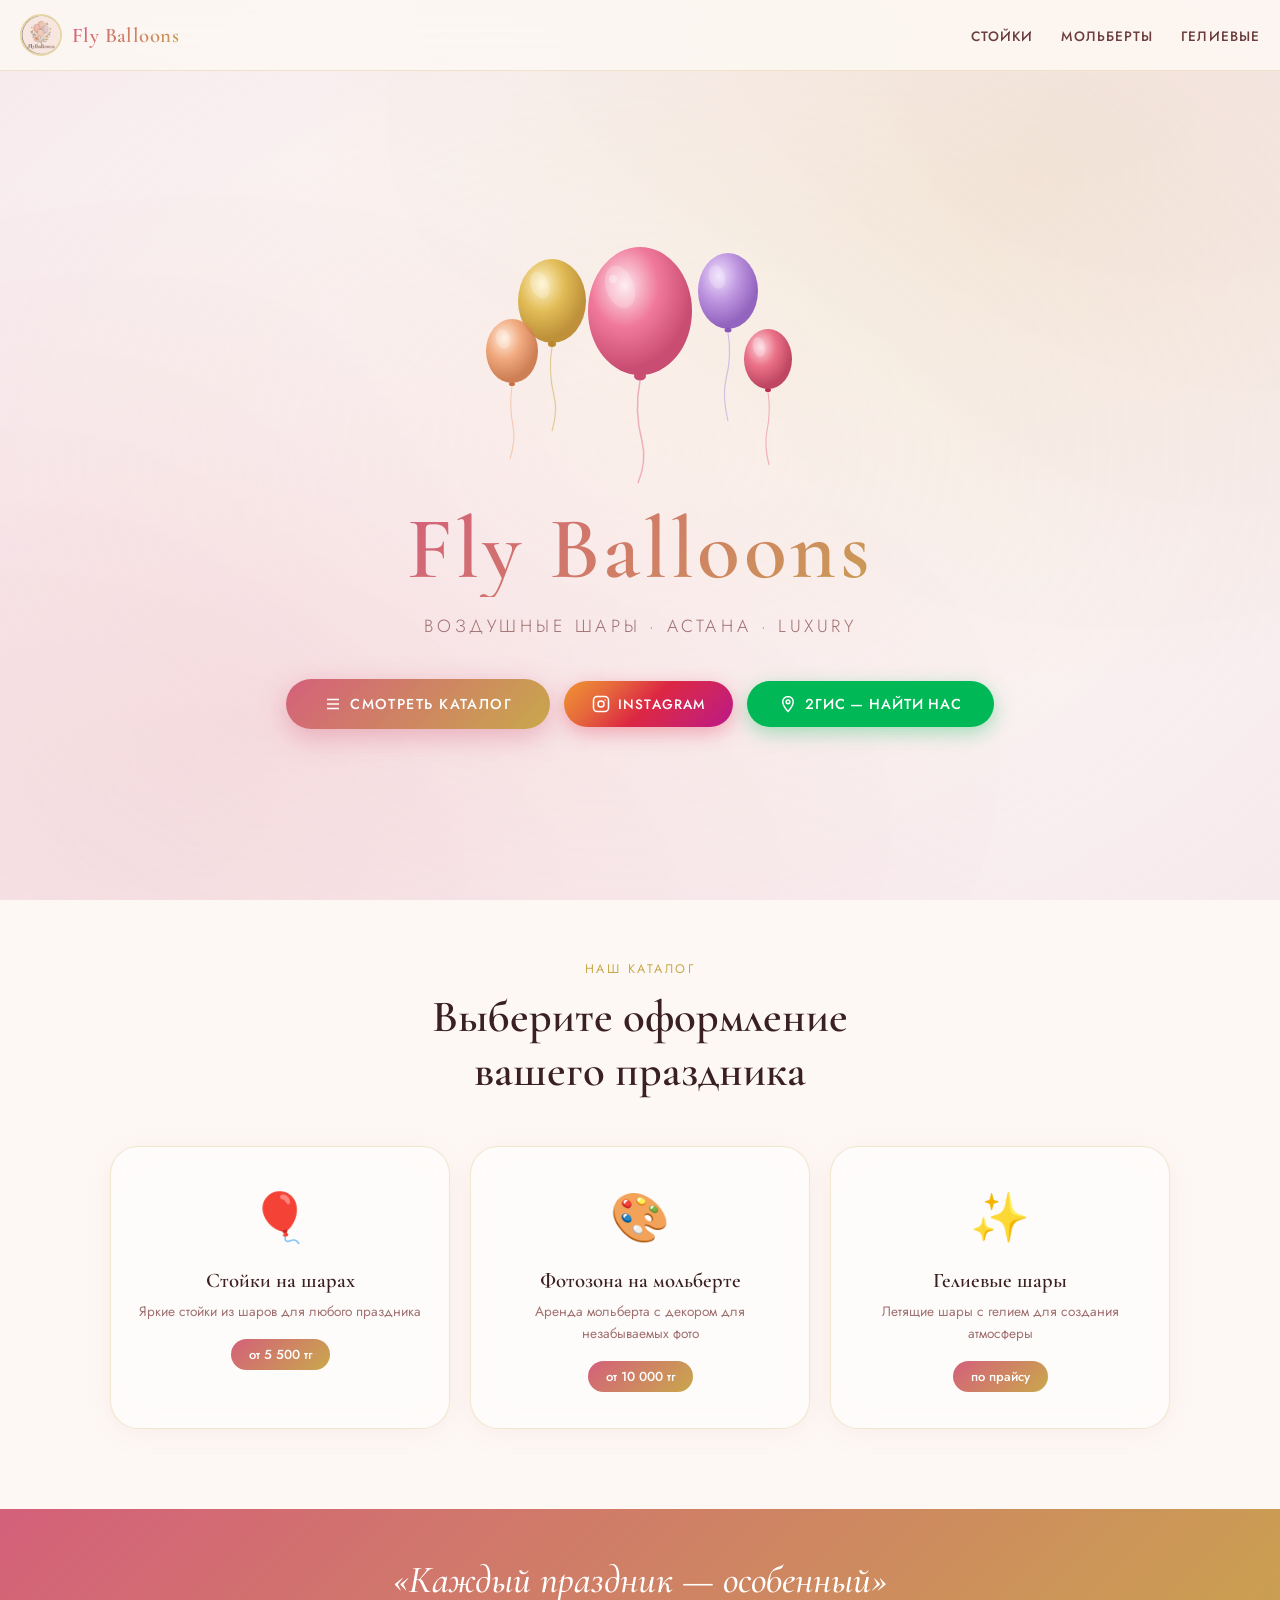
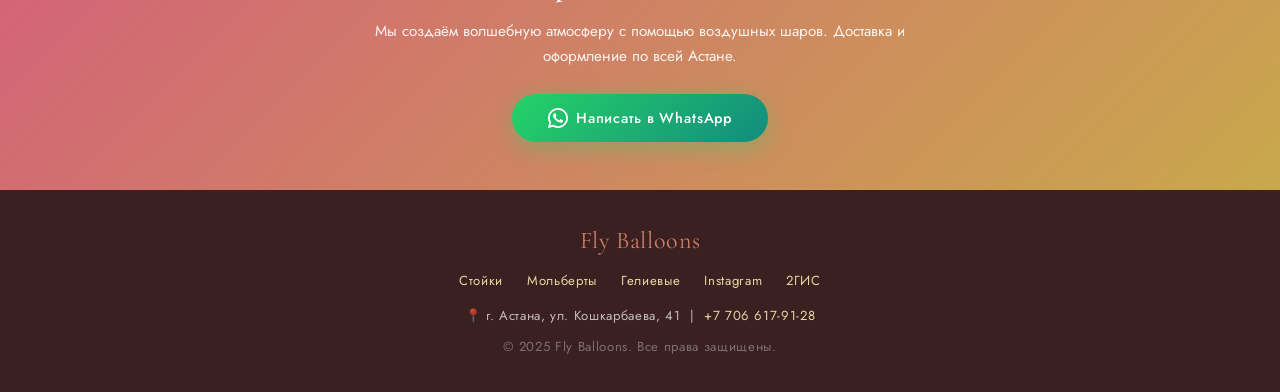
<file: index.html>
<!DOCTYPE html>
<html lang="ru">
<head>
  <meta charset="UTF-8" />
  <meta name="viewport" content="width=device-width, initial-scale=1.0" />
  <title>Fly Balloons — Воздушные шары Астана</title>
  <meta name="description" content="Премиальные воздушные шары в Астане. Стойки, фотозоны, гелиевые шары." />
  <link rel="stylesheet" href="styles.css" />
  <style>
    /* Parallax hero bg */
    .hero::before {
      content: '';
      position: absolute;
      inset: 0;
      background: 
        radial-gradient(ellipse at 20% 80%, rgba(232,160,176,0.25) 0%, transparent 55%),
        radial-gradient(ellipse at 80% 20%, rgba(201,168,76,0.15) 0%, transparent 50%),
        radial-gradient(ellipse at 50% 50%, rgba(253,248,244,1) 0%, rgba(245,230,235,0.8) 100%);
      z-index: -1;
    }
  </style>
</head>
<body>

<!-- Background decoration -->
<div class="bg-decor"></div>

<!-- ===== NAVBAR ===== -->
<nav>
  <a href="index.html" class="nav-logo">
    <img src="logo.jpg" alt="Fly Balloons логотип" />
    <span class="nav-logo-text gradient-text">Fly Balloons</span>
  </a>
  <ul class="nav-links">
    <li><a href="stoyki.html">Стойки</a></li>
    <li><a href="molbert.html">Мольберты</a></li>
    <li><a href="gel.html">Гелиевые</a></li>
  </ul>
  <button class="burger" id="burger" aria-label="Меню">
    <span></span><span></span><span></span>
  </button>
</nav>

<!-- Mobile menu -->
<div class="mobile-menu" id="mobileMenu">
  <a href="index.html">Главная</a>
  <a href="stoyki.html">Стойки на шарах</a>
  <a href="molbert.html">Фотозона на мольберте</a>
  <a href="gel.html">Гелиевые шары</a>
  <a href="https://www.instagram.com/flyballoons_astana?igsh=MWNscHQ0MnloODJ1OQ==" target="_blank">Instagram</a>
</div>

<!-- ===== HERO ===== -->
<section class="hero">

  <!-- SVG Balloon Cluster -->
  <div class="balloons-container">
    <svg class="balloon-svg" viewBox="0 0 320 280" xmlns="http://www.w3.org/2000/svg">
      <defs>
        <!-- Pink balloon gradient -->
        <radialGradient id="gPink" cx="35%" cy="30%" r="65%">
          <stop offset="0%" stop-color="#fde8ef"/>
          <stop offset="50%" stop-color="#f0799a"/>
          <stop offset="100%" stop-color="#c94d72"/>
        </radialGradient>
        <!-- Gold balloon gradient -->
        <radialGradient id="gGold" cx="35%" cy="30%" r="65%">
          <stop offset="0%" stop-color="#fff5cc"/>
          <stop offset="50%" stop-color="#e0b84a"/>
          <stop offset="100%" stop-color="#b8882a"/>
        </radialGradient>
        <!-- Lavender balloon gradient -->
        <radialGradient id="gLav" cx="35%" cy="30%" r="65%">
          <stop offset="0%" stop-color="#eedeff"/>
          <stop offset="50%" stop-color="#b98de0"/>
          <stop offset="100%" stop-color="#8855bb"/>
        </radialGradient>
        <!-- Peach balloon gradient -->
        <radialGradient id="gPeach" cx="35%" cy="30%" r="65%">
          <stop offset="0%" stop-color="#ffeedd"/>
          <stop offset="50%" stop-color="#f0a070"/>
          <stop offset="100%" stop-color="#c87040"/>
        </radialGradient>
        <!-- Rose balloon gradient -->
        <radialGradient id="gRose" cx="35%" cy="30%" r="65%">
          <stop offset="0%" stop-color="#ffd6e0"/>
          <stop offset="50%" stop-color="#e8607a"/>
          <stop offset="100%" stop-color="#b83050"/>
        </radialGradient>
      </defs>

      <!-- === BALLOON 1: Gold — left back === -->
      <g class="b-anim b-anim-1">
        <ellipse cx="72" cy="90" rx="34" ry="42" fill="url(#gGold)" opacity="0.92"/>
        <!-- knot -->
        <ellipse cx="72" cy="133" rx="4" ry="3" fill="#b8882a"/>
        <!-- string -->
        <path d="M72 136 Q68 160 74 185 Q78 200 72 220" stroke="#c9a84c" stroke-width="1.2" fill="none" opacity="0.5"/>
        <!-- highlight -->
        <ellipse cx="60" cy="74" rx="9" ry="14" fill="white" opacity="0.22" transform="rotate(-20,60,74)"/>
      </g>

      <!-- === BALLOON 2: Lavender — right back === -->
      <g class="b-anim b-anim-2">
        <ellipse cx="248" cy="80" rx="30" ry="38" fill="url(#gLav)" opacity="0.9"/>
        <ellipse cx="248" cy="119" rx="3.5" ry="2.5" fill="#8855bb"/>
        <path d="M248 122 Q252 145 246 168 Q242 185 248 210" stroke="#b98de0" stroke-width="1.2" fill="none" opacity="0.5"/>
        <ellipse cx="237" cy="66" rx="8" ry="12" fill="white" opacity="0.22" transform="rotate(-15,237,66)"/>
      </g>

      <!-- === BALLOON 3: Peach — far left === -->
      <g class="b-anim b-anim-3">
        <ellipse cx="32" cy="140" rx="26" ry="32" fill="url(#gPeach)" opacity="0.88"/>
        <ellipse cx="32" cy="173" rx="3" ry="2" fill="#c87040"/>
        <path d="M32 175 Q29 195 33 215 Q36 228 30 248" stroke="#f0a070" stroke-width="1.1" fill="none" opacity="0.45"/>
        <ellipse cx="23" cy="128" rx="7" ry="10" fill="white" opacity="0.22" transform="rotate(-18,23,128)"/>
      </g>

      <!-- === BALLOON 4: Rose — far right === -->
      <g class="b-anim b-anim-4">
        <ellipse cx="288" cy="148" rx="24" ry="30" fill="url(#gRose)" opacity="0.88"/>
        <ellipse cx="288" cy="179" rx="3" ry="2" fill="#b83050"/>
        <path d="M288 181 Q291 200 287 220 Q284 234 289 254" stroke="#e8607a" stroke-width="1.1" fill="none" opacity="0.45"/>
        <ellipse cx="279" cy="136" rx="6" ry="10" fill="white" opacity="0.22" transform="rotate(-15,279,136)"/>
      </g>

      <!-- === BALLOON 5: CENTER Big Pink === -->
      <g class="b-anim b-anim-5">
        <ellipse cx="160" cy="100" rx="52" ry="64" fill="url(#gPink)"/>
        <!-- knot -->
        <ellipse cx="160" cy="165" rx="6" ry="4.5" fill="#c94d72"/>
        <!-- string -->
        <path d="M160 170 Q154 200 162 230 Q167 250 158 272" stroke="#e06080" stroke-width="1.5" fill="none" opacity="0.45"/>
        <!-- highlight -->
        <ellipse cx="140" cy="76" rx="14" ry="22" fill="white" opacity="0.2" transform="rotate(-20,140,76)"/>
        <!-- small shine dot -->
        <circle cx="133" cy="68" r="4" fill="white" opacity="0.35"/>
      </g>

    </svg>
  </div>

  <!-- Brand name with shimmer gradient -->
  <h1 class="hero-brand gradient-text">Fly Balloons</h1>
  <p class="hero-tagline">Воздушные шары · Астана · Luxury</p>

  <div class="hero-btns">
    <a href="stoyki.html" class="btn-primary">
      <svg viewBox="0 0 24 24" fill="none" stroke="currentColor" stroke-width="2" width="18" height="18"><path d="M4 6h16M4 12h16M4 18h16"/></svg>
      Смотреть каталог
    </a>
    <a href="https://www.instagram.com/flyballoons_astana?igsh=MWNscHQ0MnloODJ1OQ==" target="_blank" class="btn-insta">
      <!-- Instagram icon -->
      <svg viewBox="0 0 24 24" fill="none" stroke="currentColor" stroke-width="2">
        <rect x="2" y="2" width="20" height="20" rx="5" ry="5"/>
        <circle cx="12" cy="12" r="4"/>
        <circle cx="17.5" cy="6.5" r="1" fill="currentColor" stroke="none"/>
      </svg>
      Instagram
    </a>
    <a href="https://2gis.kz/astana/geo/70000001081279382" target="_blank" class="btn-2gis">
      <svg viewBox="0 0 24 24" fill="none" stroke="currentColor" stroke-width="2" width="18" height="18"><path d="M12 2C8.13 2 5 5.13 5 9c0 5.25 7 13 7 13s7-7.75 7-13c0-3.87-3.13-7-7-7z"/><circle cx="12" cy="9" r="2.5"/></svg>
      2ГИС — Найти нас
    </a>
  </div>
</section>

<!-- ===== SERVICES ===== -->
<section class="services-section">
  <p class="section-label fade-in">Наш каталог</p>
  <h2 class="section-title fade-in">Выберите оформление <br>вашего праздника</h2>

  <div class="services-grid">
    <a href="stoyki.html" class="service-card fade-in">
      <div class="service-icon">🎈</div>
      <div class="service-name">Стойки на шарах</div>
      <div class="service-desc">Яркие стойки из шаров для любого праздника</div>
      <div class="service-price">от 5 500 тг</div>
    </a>
    <a href="molbert.html" class="service-card fade-in">
      <div class="service-icon">🎨</div>
      <div class="service-name">Фотозона на мольберте</div>
      <div class="service-desc">Аренда мольберта с декором для незабываемых фото</div>
      <div class="service-price">от 10 000 тг</div>
    </a>
    <a href="gel.html" class="service-card fade-in">
      <div class="service-icon">✨</div>
      <div class="service-name">Гелиевые шары</div>
      <div class="service-desc">Летящие шары с гелием для создания атмосферы</div>
      <div class="service-price">по прайсу</div>
    </a>
  </div>
</section>

<!-- ===== ABOUT STRIP ===== -->
<div class="about-strip fade-in">
  <h2>«Каждый праздник — особенный»</h2>
  <p>Мы создаём волшебную атмосферу с помощью воздушных шаров. Доставка и оформление по всей Астане.</p>
  <a href="https://wa.me/87066179128?text=Здравствуйте%2C%20хочу%20заказать%20шары!" target="_blank" class="btn-whatsapp" style="display:inline-flex;width:auto;padding:14px 36px;">
    <svg viewBox="0 0 24 24" fill="currentColor" width="20" height="20"><path d="M17.472 14.382c-.297-.149-1.758-.867-2.03-.967-.273-.099-.471-.148-.67.15-.197.297-.767.966-.94 1.164-.173.199-.347.223-.644.075-.297-.15-1.255-.463-2.39-1.475-.883-.788-1.48-1.761-1.653-2.059-.173-.297-.018-.458.13-.606.134-.133.298-.347.446-.52.149-.174.198-.298.298-.497.099-.198.05-.371-.025-.52-.075-.149-.669-1.612-.916-2.207-.242-.579-.487-.5-.669-.51-.173-.008-.371-.01-.57-.01-.198 0-.52.074-.792.372-.272.297-1.04 1.016-1.04 2.479 0 1.462 1.065 2.875 1.213 3.074.149.198 2.096 3.2 5.077 4.487.709.306 1.262.489 1.694.625.712.227 1.36.195 1.871.118.571-.085 1.758-.719 2.006-1.413.248-.694.248-1.289.173-1.413-.074-.124-.272-.198-.57-.347z"/><path d="M12 0C5.373 0 0 5.373 0 12c0 2.115.554 4.102 1.523 5.827L0 24l6.341-1.498A11.934 11.934 0 0012 24c6.627 0 12-5.373 12-12S18.627 0 12 0zm0 21.818a9.809 9.809 0 01-5.001-1.37l-.36-.214-3.733.882.924-3.64-.236-.374A9.797 9.797 0 012.182 12C2.182 6.57 6.57 2.182 12 2.182S21.818 6.57 21.818 12 17.43 21.818 12 21.818z"/></svg>
    Написать в WhatsApp
  </a>
</div>

<!-- ===== FOOTER ===== -->
<footer>
  <div class="footer-logo gradient-text">Fly Balloons</div>
  <ul class="footer-links">
    <li><a href="stoyki.html">Стойки</a></li>
    <li><a href="molbert.html">Мольберты</a></li>
    <li><a href="gel.html">Гелиевые</a></li>
    <li><a href="https://www.instagram.com/flyballoons_astana?igsh=MWNscHQ0MnloODJ1OQ==" target="_blank">Instagram</a></li>
    <li><a href="https://2gis.kz/astana/geo/70000001081279382" target="_blank">2ГИС</a></li>
  </ul>
  <p>📍 г. Астана, ул. Кошкарбаева, 41 &nbsp;|&nbsp; <a href="tel:87066179128">+7 706 617-91-28</a></p>
  <p style="margin-top:12px;opacity:0.5;">© 2025 Fly Balloons. Все права защищены.</p>
</footer>

<!-- Scroll to top -->
<button id="scrollTop" aria-label="Наверх">
  <svg viewBox="0 0 24 24" fill="none" stroke="currentColor" stroke-width="2.5"><path d="M18 15l-6-6-6 6"/></svg>
</button>

<script src="script.js"></script>
</body>
</html>
</file>
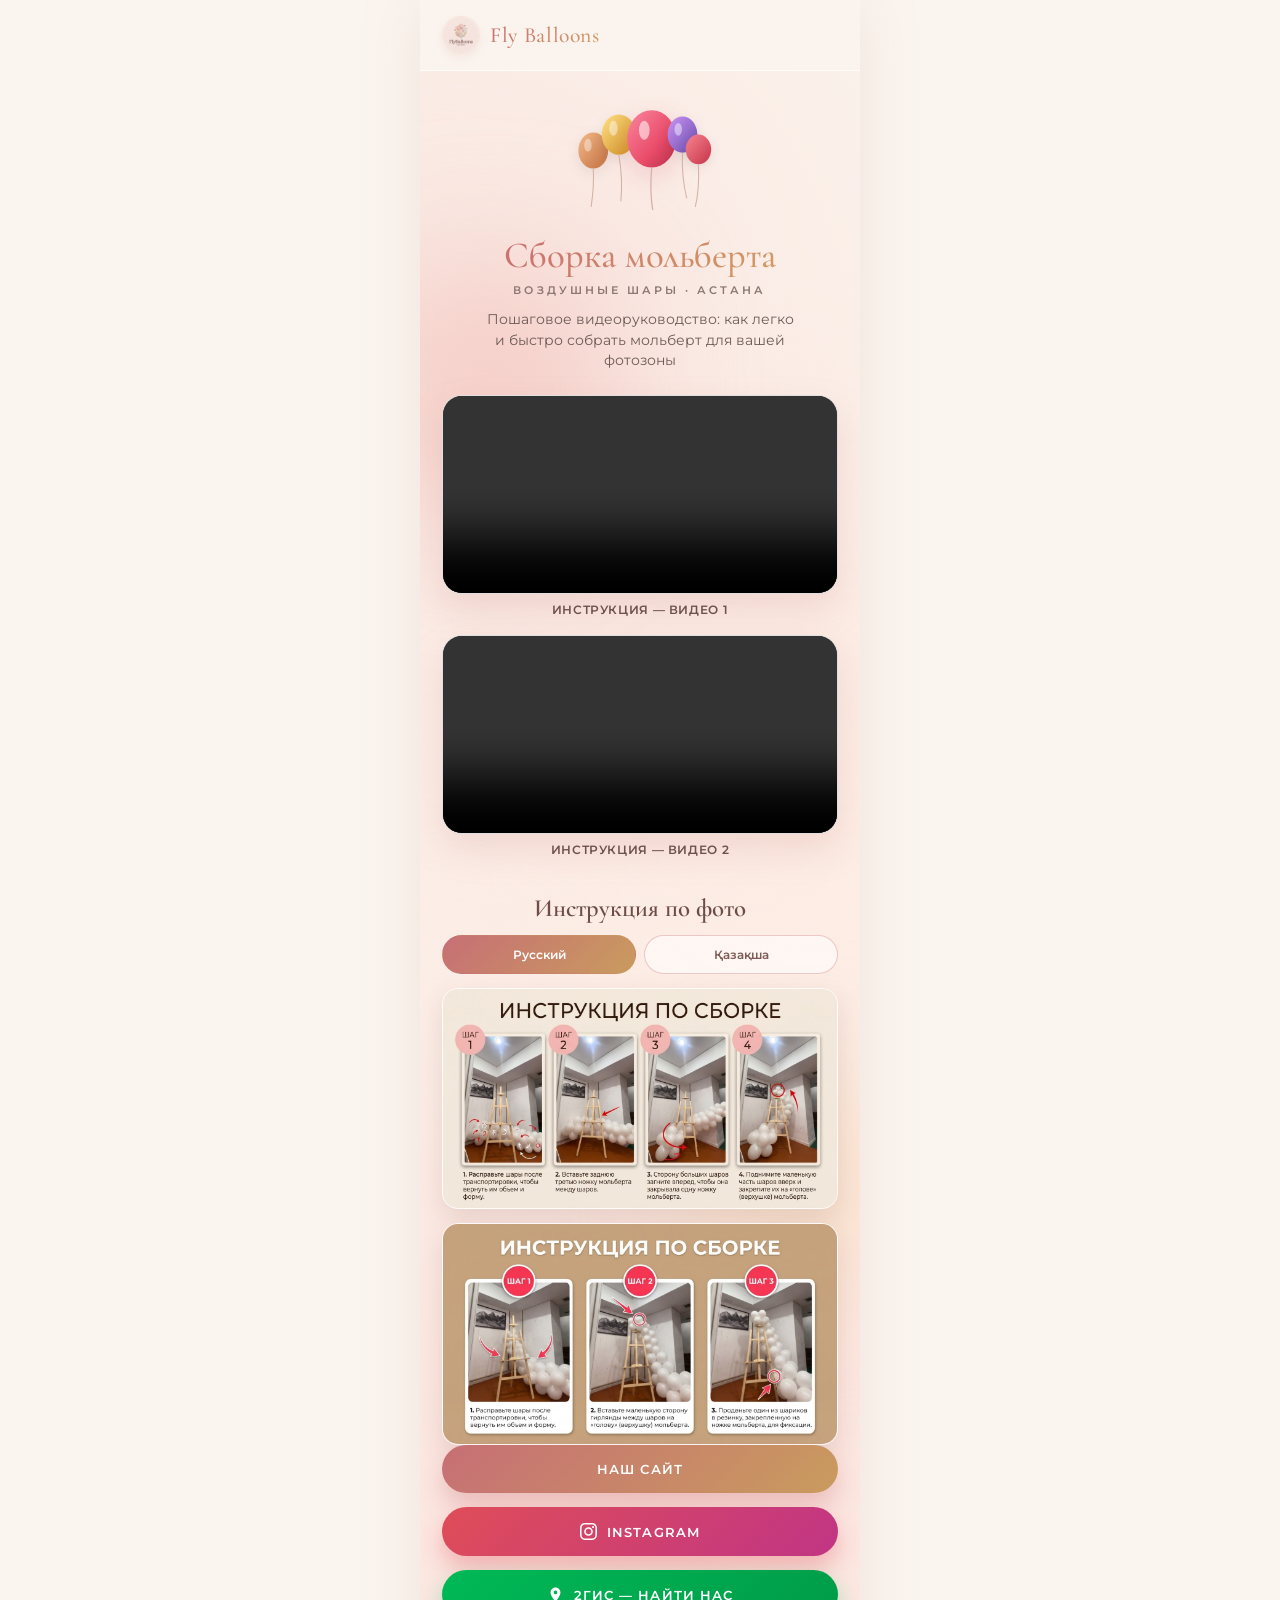
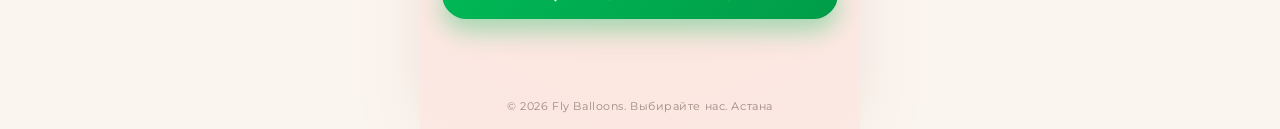
<file: Gaid/index.html>
<!DOCTYPE html>
<html lang="ru">
<head>
  <meta charset="UTF-8" />
  <meta name="viewport" content="width=device-width, initial-scale=1.0, maximum-scale=1.0, user-scalable=no" />
  <title>Fly Balloons — Сборка мольберта | Астана</title>

  <!-- Google Fonts: Cormorant Garamond (Luxury Serif) + Montserrat / Inter (Clean Sans) -->
  <link rel="preconnect" href="https://fonts.googleapis.com">
  <link rel="preconnect" href="https://fonts.gstatic.com" crossorigin>
  <link href="https://fonts.googleapis.com/css2?family=Cormorant+Garamond:ital,wght@0,400;0,500;0,600;1,400&family=Montserrat:wght@300;400;500;600&display=swap" rel="stylesheet">

  <style>
    :root {
      --bg-cream: #fbf5ef;
      --bg-blush: #f8dfdc;
      --bg-peach: #fcebe4;
      --text-dark: #3e3230;
      --text-muted: #8c7771;
      --gold-gradient: linear-gradient(135deg, #c96f72 0%, #d49c63 100%);
      --btn-primary: linear-gradient(135deg, #c76f75 0%, #c99b5e 100%);
      --btn-insta: linear-gradient(135deg, #df4d58 0%, #c13584 100%);
      --btn-gis: linear-gradient(135deg, #00b956 0%, #009c48 100%);
      --card-glass: rgba(255, 255, 255, 0.55);
      --card-border: rgba(255, 255, 255, 0.85);
      --shadow-soft: 0 14px 30px rgba(199, 111, 117, 0.18);
    }

    * {
      box-sizing: border-box;
      margin: 0;
      padding: 0;
      -webkit-tap-highlight-color: transparent;
    }

    body {
      font-family: 'Montserrat', sans-serif;
      background-color: var(--bg-cream);
      color: var(--text-dark);
      min-height: 100vh;
      display: flex;
      justify-content: center;
      align-items: flex-start;
      overflow-x: hidden;
    }

    /* Outer Wrapper for Smartphone Canvas (Fluid on mobile, centered frame on desktop) */
    .mobile-screen {
      width: 100%;
      max-width: 440px;
      min-height: 100vh;
      position: relative;
      background: radial-gradient(circle at 10% 20%, #fae5df 0%, transparent 45%),
                  radial-gradient(circle at 90% 45%, #fdece3 0%, transparent 50%),
                  radial-gradient(circle at 50% 85%, #fce2dc 0%, #fbf5ef 60%);
      background-color: var(--bg-cream);
      box-shadow: 0 0 60px rgba(180, 130, 120, 0.15);
      display: flex;
      flex-direction: column;
      overflow: hidden;
    }

    /* Ambient Floating Glow Blobs */
    .glow-blob {
      position: absolute;
      border-radius: 50%;
      filter: blur(65px);
      pointer-events: none;
      z-index: 0;
    }
    .blob-1 {
      width: 260px;
      height: 260px;
      background: rgba(243, 196, 190, 0.65);
      top: 15%;
      left: -60px;
    }
    .blob-2 {
      width: 220px;
      height: 220px;
      background: rgba(247, 218, 187, 0.55);
      bottom: 25%;
      right: -50px;
    }

    /* HEADER */
    header {
      position: sticky;
      top: 0;
      z-index: 50;
      display: flex;
      align-items: center;
      justify-content: space-between;
      padding: 16px 22px;
      background: rgba(251, 245, 239, 0.85);
      backdrop-filter: blur(12px);
      -webkit-backdrop-filter: blur(12px);
      border-bottom: 1px solid rgba(255, 255, 255, 0.6);
    }

    .brand-logo {
      display: flex;
      align-items: center;
      gap: 10px;
      text-decoration: none;
    }

    /* Balloon Icon matching reference badge */
    .logo-badge {
      width: 38px;
      height: 38px;
      border-radius: 50%;
      background: #fff;
      border: 1px solid rgba(212, 156, 99, 0.25);
      display: flex;
      align-items: center;
      justify-content: center;
      box-shadow: 0 4px 10px rgba(201, 111, 114, 0.1);
    }

    .logo-badge img {
      width: 100%;
      height: 100%;
      object-fit: cover;
      border-radius: 50%;
    }

    .brand-name {
      font-family: 'Cormorant Garamond', serif;
      font-size: 1.35rem;
      font-weight: 500;
      background: var(--gold-gradient);
      -webkit-background-clip: text;
      -webkit-text-fill-color: transparent;
      letter-spacing: 0.03em;
    }

    /* MAIN CONTENT */
    main {
      position: relative;
      z-index: 10;
      padding: 24px 22px 40px;
      display: flex;
      flex-direction: column;
      align-items: center;
      flex: 1;
    }

    /* Balloon Bouquet Hero Illustration */
    .hero-art {
      width: 170px;
      height: 120px;
      margin: 4px 0 16px;
      display: flex;
      justify-content: center;
      align-items: center;
      animation: floatEffect 4.5s ease-in-out infinite;
    }

    @keyframes floatEffect {
      0%, 100% { transform: translateY(0); }
      50% { transform: translateY(-7px); }
    }

    /* TYPOGRAPHY */
    .hero-title {
      font-family: 'Cormorant Garamond', serif;
      font-size: 2.3rem;
      line-height: 1.15;
      font-weight: 500;
      text-align: center;
      background: var(--gold-gradient);
      -webkit-background-clip: text;
      -webkit-text-fill-color: transparent;
      margin-bottom: 6px;
    }

    .hero-subtitle {
      font-size: 0.68rem;
      font-weight: 600;
      letter-spacing: 0.28em;
      text-transform: uppercase;
      color: var(--text-muted);
      text-align: center;
      margin-bottom: 12px;
    }

    .hero-desc {
      font-size: 0.88rem;
      line-height: 1.45;
      color: #6d5b56;
      text-align: center;
      max-width: 310px;
      margin-bottom: 24px;
      font-weight: 400;
    }

    /* VIDEO PREVIEW CARD */
    .video-card {
      width: 100%;
      aspect-ratio: 16 / 9.5;
      background: #fdfaf7;
      border-radius: 24px;
      border: 1px solid var(--card-border);
      box-shadow: 0 16px 35px rgba(206, 142, 138, 0.22);
      overflow: hidden;
      position: relative;
      cursor: pointer;
      margin-bottom: 28px;
      display: flex;
      align-items: center;
      justify-content: center;
    }

    .video-gallery {
      width: 100%;
      display: grid;
      gap: 18px;
      margin-bottom: 28px;
      order: 1;
    }

    .video-item {
      display: grid;
      gap: 8px;
    }

    .video-item video {
      width: 100%;
      height: auto;
      max-height: 78vh;
      display: block;
      object-fit: contain;
      filter: none;
      background: #2f2523;
      border: 1px solid var(--card-border);
      border-radius: 20px;
      box-shadow: 0 16px 35px rgba(206, 142, 138, 0.22);
    }

    .video-item video:fullscreen {
      width: 100vw;
      height: 100vh;
      max-height: none;
      object-fit: contain;
      border: none;
      border-radius: 0;
      background: #000;
    }

    .video-item video:-webkit-full-screen {
      width: 100vw;
      height: 100vh;
      max-height: none;
      object-fit: contain;
      border: none;
      border-radius: 0;
      background: #000;
    }

    .video-item-title {
      font-size: 0.78rem;
      font-weight: 600;
      color: #6d514c;
      text-align: center;
      letter-spacing: 0.05em;
      text-transform: uppercase;
    }

    .video-poster {
      position: absolute;
      inset: 0;
      background: linear-gradient(180deg, rgba(247, 222, 215, 0.45) 0%, rgba(235, 185, 179, 0.85) 100%),
                  radial-gradient(circle at 50% 40%, #ffffff 0%, #ebd7d1 85%);
      display: flex;
      flex-direction: column;
      align-items: center;
      justify-content: center;
      gap: 12px;
    }

    /* Easel silhouette mockup */
    .easel-graphic {
      width: 72px;
      height: 72px;
      opacity: 0.85;
      stroke: #8d625e;
      fill: none;
    }

    .play-btn-pulse {
      position: absolute;
      width: 60px;
      height: 60px;
      border-radius: 50%;
      background: rgba(255, 255, 255, 0.95);
      box-shadow: 0 8px 24px rgba(199, 111, 117, 0.35);
      display: flex;
      align-items: center;
      justify-content: center;
      transition: transform 0.25s ease;
    }

    .play-btn-pulse::before {
      content: '';
      position: absolute;
      inset: -6px;
      border-radius: 50%;
      border: 1.5px solid rgba(255, 255, 255, 0.7);
      animation: pulseRing 2s cubic-bezier(0.2, 0.8, 0.4, 1) infinite;
    }

    @keyframes pulseRing {
      0% { transform: scale(0.9); opacity: 1; }
      100% { transform: scale(1.4); opacity: 0; }
    }

    .play-icon {
      width: 0;
      height: 0;
      border-top: 10px solid transparent;
      border-bottom: 10px solid transparent;
      border-left: 17px solid #c76f75;
      margin-left: 4px;
    }

    .video-tag {
      position: absolute;
      bottom: 14px;
      padding: 5px 13px;
      background: rgba(255, 255, 255, 0.85);
      backdrop-filter: blur(6px);
      border-radius: 20px;
      font-size: 0.72rem;
      font-weight: 500;
      color: #7a544f;
      letter-spacing: 0.05em;
    }

    /* ACTION BUTTONS (STACKED PILLS) */
    .actions-stack {
      width: 100%;
      display: flex;
      flex-direction: column;
      gap: 14px;
      margin-bottom: 24px;
      order: 3;
    }

    .pill-btn {
      width: 100%;
      padding: 16px 20px;
      border-radius: 9999px;
      font-size: 0.82rem;
      font-weight: 600;
      letter-spacing: 0.08em;
      text-transform: uppercase;
      text-decoration: none;
      color: #ffffff;
      display: flex;
      align-items: center;
      justify-content: center;
      gap: 10px;
      border: none;
      cursor: pointer;
      box-shadow: var(--shadow-soft);
      transition: transform 0.2s ease, box-shadow 0.2s ease;
    }

    .pill-btn:active {
      transform: scale(0.975);
    }

    .pill-btn.primary {
      background: var(--btn-primary);
      box-shadow: 0 12px 25px rgba(201, 111, 117, 0.35);
    }

    .pill-btn.insta {
      background: var(--btn-insta);
      box-shadow: 0 12px 25px rgba(223, 77, 88, 0.35);
    }

    .pill-btn.gis {
      background: var(--btn-gis);
      box-shadow: 0 12px 25px rgba(0, 185, 86, 0.35);
    }

    .pill-btn svg {
      width: 17px;
      height: 17px;
      fill: currentColor;
    }

    .instructions {
      width: 100%;
      margin-top: 8px;
      order: 2;
    }

    .instructions-title {
      margin-bottom: 12px;
      font-family: 'Cormorant Garamond', serif;
      font-size: 1.55rem;
      font-weight: 600;
      color: #6f4c47;
      text-align: center;
    }

    .language-switcher {
      display: flex;
      gap: 8px;
      margin-bottom: 14px;
    }

    .language-btn {
      flex: 1;
      padding: 11px 8px;
      border: 1px solid rgba(201, 111, 117, 0.35);
      border-radius: 9999px;
      background: rgba(255, 255, 255, 0.55);
      color: #805c56;
      font: inherit;
      font-size: 0.75rem;
      font-weight: 600;
      cursor: pointer;
    }

    .language-btn.active {
      background: var(--btn-primary);
      border-color: transparent;
      color: #fff;
    }

    .instruction-images {
      display: grid;
      gap: 14px;
    }

    .instruction-images img {
      width: 100%;
      display: block;
      border-radius: 16px;
      border: 1px solid var(--card-border);
      box-shadow: 0 10px 24px rgba(130, 86, 76, 0.16);
      cursor: zoom-in;
    }

    .instruction-images img[hidden] {
      display: none;
    }

    .image-modal {
      position: fixed;
      inset: 0;
      z-index: 120;
      display: none;
      align-items: center;
      justify-content: center;
      padding: 18px;
      background: rgba(43, 30, 28, 0.88);
    }

    .image-modal.active {
      display: flex;
    }

    .image-modal img {
      max-width: 100%;
      max-height: 92vh;
      object-fit: contain;
      border-radius: 10px;
      box-shadow: 0 20px 50px rgba(0, 0, 0, 0.4);
      cursor: zoom-out;
    }

    .image-modal-close {
      position: absolute;
      top: 14px;
      right: 14px;
      width: 38px;
      height: 38px;
      border: none;
      border-radius: 50%;
      background: rgba(255, 255, 255, 0.25);
      color: #fff;
      font-size: 1.4rem;
      cursor: pointer;
    }

    /* FOOTER */
    footer {
      padding: 16px;
      text-align: center;
      font-size: 0.7rem;
      color: #9f8983;
      letter-spacing: 0.05em;
    }

    /* VIDEO MODAL (POPUP) */
    .modal-overlay {
      position: fixed;
      inset: 0;
      background: rgba(43, 30, 28, 0.75);
      backdrop-filter: blur(8px);
      z-index: 100;
      display: none;
      align-items: center;
      justify-content: center;
      padding: 20px;
      opacity: 0;
      transition: opacity 0.3s ease;
    }

    .modal-overlay.active {
      display: flex;
      opacity: 1;
    }

    .modal-content {
      width: 100%;
      max-width: 480px;
      background: #000;
      border-radius: 20px;
      overflow: hidden;
      position: relative;
      box-shadow: 0 20px 40px rgba(0,0,0,0.4);
    }

    .modal-close {
      position: absolute;
      top: 12px;
      right: 12px;
      width: 34px;
      height: 34px;
      border-radius: 50%;
      background: rgba(255,255,255,0.3);
      border: none;
      color: #fff;
      font-size: 1.2rem;
      display: flex;
      align-items: center;
      justify-content: center;
      cursor: pointer;
      z-index: 10;
    }

    .video-wrapper {
      position: relative;
      padding-bottom: 56.25%;
      height: 0;
    }

    .video-wrapper iframe, .video-wrapper video {
      position: absolute;
      top: 0;
      left: 0;
      width: 100%;
      height: 100%;
    }

  </style>
</head>
<body>

  <!-- MOBILE SMARTPHONE SCREEN CONTAINER -->
  <div class="mobile-screen">
    <!-- Ambient Blur Spheres -->
    <div class="glow-blob blob-1"></div>
    <div class="glow-blob blob-2"></div>

    <!-- HEADER BAR -->
    <header>
      <a href="#" class="brand-logo">
        <div class="logo-badge">
          <img src="logo.jpg" alt="Логотип FlyBalloons Astana">
        </div>
        <span class="brand-name">Fly Balloons</span>
      </a>
    </header>

    <!-- MAIN VIEW -->
    <main>
      <!-- Central Balloon Illustration Cluster (From Reference Art) -->
      <div class="hero-art">
        <svg viewBox="0 0 160 110" width="100%" height="100%" fill="none" xmlns="http://www.w3.org/2000/svg">
          <!-- Balloon 1 (Peach/Gold Left) -->
          <g transform="translate(18, 25)">
            <ellipse cx="18" cy="22" rx="14" ry="17" fill="url(#ballGold)" filter="drop-shadow(0 4px 6px rgba(0,0,0,0.08))"/>
            <ellipse cx="13" cy="17" rx="3.5" ry="6" fill="rgba(255,255,255,0.4)"/>
            <path d="M18 39 Q19 55 16 75" stroke="#d5b2a5" stroke-width="1"/>
          </g>
          <!-- Balloon 2 (Golden Top-Left) -->
          <g transform="translate(42, 10)">
            <ellipse cx="18" cy="22" rx="16" ry="19" fill="url(#ballYellow)" filter="drop-shadow(0 4px 6px rgba(0,0,0,0.08))"/>
            <ellipse cx="13" cy="16" rx="4" ry="7" fill="rgba(255,255,255,0.45)"/>
            <path d="M18 41 Q22 62 20 85" stroke="#d5b2a5" stroke-width="1"/>
          </g>
          <!-- Balloon 3 (Center Vivid Pink) -->
          <g transform="translate(68, 8)">
            <ellipse cx="23" cy="28" rx="23" ry="27" fill="url(#ballPink)" filter="drop-shadow(0 8px 12px rgba(220,90,110,0.22))"/>
            <ellipse cx="16" cy="20" rx="5" ry="9" fill="rgba(255,255,255,0.55)"/>
            <path d="M23 55 Q21 78 24 95" stroke="#d5b2a5" stroke-width="1.2"/>
          </g>
          <!-- Balloon 4 (Soft Lilac Right) -->
          <g transform="translate(104, 12)">
            <ellipse cx="16" cy="20" rx="14" ry="17" fill="url(#ballLilac)" filter="drop-shadow(0 4px 6px rgba(0,0,0,0.08))"/>
            <ellipse cx="12" cy="15" rx="3.5" ry="6" fill="rgba(255,255,255,0.45)"/>
            <path d="M16 37 Q15 60 20 80" stroke="#d5b2a5" stroke-width="1"/>
          </g>
          <!-- Balloon 5 (Baby Pink Far-Right) -->
          <g transform="translate(122, 30)">
            <ellipse cx="13" cy="16" rx="12" ry="14" fill="url(#ballRose)" filter="drop-shadow(0 3px 5px rgba(0,0,0,0.08))"/>
            <path d="M13 30 Q14 55 10 70" stroke="#d5b2a5" stroke-width="1"/>
          </g>

          <!-- Gradient Definitions -->
          <defs>
            <linearGradient id="ballPink" x1="0%" y1="0%" x2="100%" y2="100%">
              <stop offset="0%" stop-color="#fa869f"/>
              <stop offset="60%" stop-color="#ea4d6a"/>
              <stop offset="100%" stop-color="#b82d49"/>
            </linearGradient>
            <linearGradient id="ballYellow" x1="0%" y1="0%" x2="100%" y2="100%">
              <stop offset="0%" stop-color="#ffe386"/>
              <stop offset="80%" stop-color="#d69b32"/>
            </linearGradient>
            <linearGradient id="ballGold" x1="0%" y1="0%" x2="100%" y2="100%">
              <stop offset="0%" stop-color="#f5ba8a"/>
              <stop offset="80%" stop-color="#cb7e4e"/>
            </linearGradient>
            <linearGradient id="ballLilac" x1="0%" y1="0%" x2="100%" y2="100%">
              <stop offset="0%" stop-color="#c995f7"/>
              <stop offset="80%" stop-color="#7d59b8"/>
            </linearGradient>
            <linearGradient id="ballRose" x1="0%" y1="0%" x2="100%" y2="100%">
              <stop offset="0%" stop-color="#f88390"/>
              <stop offset="80%" stop-color="#cf4457"/>
            </linearGradient>
          </defs>
        </svg>
      </div>

      <!-- Typography -->
      <h1 class="hero-title">Сборка мольберта</h1>
      <p class="hero-subtitle">ВОЗДУШНЫЕ ШАРЫ · АСТАНА</p>
      <p class="hero-desc">Пошаговое видеоруководство: как легко и быстро собрать мольберт для вашей фотозоны</p>

      <!-- Local instruction videos -->
      <div class="video-gallery">
        <div class="video-item">
          <video controls playsinline preload="metadata">
            <source src="instruction-video-1.mp4" type="video/mp4">
            Ваш браузер не поддерживает воспроизведение видео.
          </video>
          <span class="video-item-title">Инструкция — видео 1</span>
        </div>
        <div class="video-item">
          <video controls playsinline preload="metadata">
            <source src="instruction-video-2.mp4" type="video/mp4">
            Ваш браузер не поддерживает воспроизведение видео.
          </video>
          <span class="video-item-title">Инструкция — видео 2</span>
        </div>
      </div>

      <!-- Action Buttons Stack (Exact Reference Pill Styling) -->
      <div class="actions-stack">
        <!-- 1. Website -->
        <a href="https://flyballons.netlify.app/" target="_blank" rel="noopener noreferrer" class="pill-btn primary">
          Наш сайт
        </a>

        <!-- 2. Instagram Direct -->
        <a href="https://www.instagram.com/flyballoons_astana" target="_blank" rel="noopener noreferrer" class="pill-btn insta">
          <svg viewBox="0 0 24 24"><path d="M12 2.163c3.204 0 3.584.012 4.85.07 3.252.148 4.771 1.691 4.919 4.919.058 1.265.069 1.645.069 4.849 0 3.205-.012 3.584-.069 4.849-.149 3.225-1.664 4.771-4.919 4.919-1.266.058-1.644.07-4.85.07-3.204 0-3.584-.012-4.849-.07-3.26-.149-4.771-1.699-4.919-4.92-.058-1.265-.07-1.644-.07-4.849 0-3.204.013-3.583.07-4.849.149-3.227 1.664-4.771 4.919-4.919 1.266-.057 1.645-.069 4.849-.069zm0-2.163c-3.259 0-3.667.014-4.947.072-4.358.2-6.78 2.618-6.98 6.98-.059 1.281-.073 1.689-.073 4.948 0 3.259.014 3.668.072 4.948.2 4.358 2.618 6.78 6.98 6.98 1.281.058 1.689.072 4.948.072 3.259 0 3.668-.014 4.948-.072 4.354-.2 6.782-2.618 6.979-6.98.059-1.28.073-1.689.073-4.948 0-3.259-.014-3.667-.072-4.947-.196-4.354-2.617-6.78-6.979-6.98-1.281-.059-1.69-.073-4.949-.073zm0 5.838c-3.403 0-6.162 2.759-6.162 6.162s2.759 6.163 6.162 6.163 6.162-2.759 6.162-6.163c0-3.403-2.759-6.162-6.162-6.162zm0 10.162c-2.209 0-4-1.79-4-4 0-2.209 1.791-4 4-4s4 1.791 4 4c0 2.21-1.791 4-4 4zm6.406-11.845c-.796 0-1.441.645-1.441 1.44s.645 1.44 1.441 1.44c.795 0 1.439-.645 1.439-1.44s-.644-1.44-1.439-1.44z"/></svg>
          Instagram
        </a>

        <!-- 3. 2GIS Navigation -->
        <a href="https://2gis.kz/astana/firm/70000001081279382" target="_blank" rel="noopener noreferrer" class="pill-btn gis">
          <svg viewBox="0 0 24 24"><path d="M12 2C8.13 2 5 5.13 5 9c0 5.25 7 13 7 13s7-7.75 7-13c0-3.87-3.13-7-7-7zm0 9.5c-1.38 0-2.5-1.12-2.5-2.5s1.12-2.5 2.5-2.5 2.5 1.12 2.5 2.5-1.12 2.5-2.5 2.5z"/></svg>
          2ГИС — Найти нас
        </a>
      </div>

      <!-- Instructions by language -->
      <section class="instructions" aria-labelledby="instructionsTitle">
        <h2 class="instructions-title" id="instructionsTitle">Инструкция по фото</h2>
        <div class="language-switcher" role="group" aria-label="Выбор языка инструкции">
          <button class="language-btn active" type="button" data-language="ru" aria-pressed="true">Русский</button>
          <button class="language-btn" type="button" data-language="kk" aria-pressed="false">Қазақша</button>
        </div>
        <div class="instruction-images" id="instructionImages">
          <img src="instruction-ru-1.jpeg" alt="Русская инструкция, шаги 1–4" data-language-image="ru">
          <img src="instruction-ru-2.jpeg" alt="Русская инструкция, шаги 1–3" data-language-image="ru">
          <img src="instruction-kk-1.jpeg" alt="Қазақша нұсқаулық, 1–3 қадам" data-language-image="kk" hidden>
          <img src="instruction-kk-2.jpeg" alt="Қазақша нұсқаулық, 1–4 қадам" data-language-image="kk" hidden>
        </div>
      </section>

    </main>

    <!-- FOOTER -->
    <footer>
      © 2026 Fly Balloons. Выбирайте нас. Астана
    </footer>
  </div>

    <div class="image-modal" id="imageModal" role="dialog" aria-modal="true" aria-label="Увеличенная инструкция">
      <button class="image-modal-close" id="closeImageModal" type="button" aria-label="Закрыть">✕</button>
      <img id="expandedInstruction" alt="">
    </div>

    <script>
      const languageButtons = document.querySelectorAll('.language-btn');
      const instructionImages = document.querySelectorAll('[data-language-image]');
      const imageModal = document.getElementById('imageModal');
      const expandedInstruction = document.getElementById('expandedInstruction');
      const closeImageModal = document.getElementById('closeImageModal');

    languageButtons.forEach((button) => {
      button.addEventListener('click', () => {
        const language = button.dataset.language;
        languageButtons.forEach((item) => {
          const isActive = item === button;
          item.classList.toggle('active', isActive);
          item.setAttribute('aria-pressed', String(isActive));
        });
        instructionImages.forEach((image) => {
          image.hidden = image.dataset.languageImage !== language;
        });
      });
    });

    function closeExpandedInstruction() {
      imageModal.classList.remove('active');
      expandedInstruction.removeAttribute('src');
    }

    instructionImages.forEach((image) => {
      image.addEventListener('click', () => {
        expandedInstruction.src = image.src;
        expandedInstruction.alt = image.alt;
        imageModal.classList.add('active');
      });
    });

    closeImageModal.addEventListener('click', closeExpandedInstruction);
    imageModal.addEventListener('click', (event) => {
      if (event.target === imageModal || event.target === expandedInstruction) {
        closeExpandedInstruction();
      }
    });

    document.addEventListener('keydown', (event) => {
      if (event.key === 'Escape') closeExpandedInstruction();
    });
  </script>
</body>
</html>
</file>
<file: styles.css>
/* =============================================
   FlyBalloons — Luxury Premium Styles
   Colors: Pink, Gold, White, Cream
   ============================================= */

@import url('https://fonts.googleapis.com/css2?family=Cormorant+Garamond:ital,wght@0,300;0,400;0,500;0,600;1,300;1,400&family=Jost:wght@300;400;500;600&display=swap');

:root {
  --pink:       #e8a0b0;
  --pink-light: #f5d5de;
  --pink-deep:  #d4607a;
  --gold:       #c9a84c;
  --gold-light: #e8d5a3;
  --gold-shine: #f0e0a0;
  --cream:      #fdf8f4;
  --white:      #ffffff;
  --dark:       #3a2020;
  --text:       #6b3d3d;
  --text-light: #a07070;
  --glass-bg:   rgba(255, 255, 255, 0.55);
  --glass-border: rgba(201, 168, 76, 0.25);
  --shadow:     0 8px 40px rgba(212, 96, 122, 0.15);
  --shadow-gold: 0 4px 24px rgba(201, 168, 76, 0.2);
  --radius:     18px;
  --radius-lg:  28px;
}

/* ===== RESET & BASE ===== */
*, *::before, *::after { box-sizing: border-box; margin: 0; padding: 0; }

html { scroll-behavior: smooth; }

body {
  font-family: 'Jost', sans-serif;
  background: var(--cream);
  color: var(--text);
  min-height: 100vh;
  overflow-x: hidden;
}

/* ===== GRADIENT TEXT ===== */
.gradient-text {
  background: linear-gradient(135deg, var(--pink-deep) 0%, var(--gold) 40%, var(--pink) 60%, var(--gold-shine) 80%, var(--pink-deep) 100%);
  background-size: 300% 300%;
  -webkit-background-clip: text;
  -webkit-text-fill-color: transparent;
  background-clip: text;
  animation: gradientShift 4s ease infinite;
}

@keyframes gradientShift {
  0%   { background-position: 0% 50%; }
  50%  { background-position: 100% 50%; }
  100% { background-position: 0% 50%; }
}

/* ===== BACKGROUND DECORATIONS ===== */
.bg-decor {
  position: fixed;
  inset: 0;
  pointer-events: none;
  z-index: 0;
  overflow: hidden;
}
.bg-decor::before {
  content: '';
  position: absolute;
  top: -20%;
  right: -10%;
  width: 60vw;
  height: 60vw;
  background: radial-gradient(circle, rgba(232,160,176,0.18) 0%, transparent 70%);
  border-radius: 50%;
}
.bg-decor::after {
  content: '';
  position: absolute;
  bottom: -20%;
  left: -10%;
  width: 50vw;
  height: 50vw;
  background: radial-gradient(circle, rgba(201,168,76,0.12) 0%, transparent 70%);
  border-radius: 50%;
}

/* ===== NAVBAR ===== */
nav {
  position: fixed;
  top: 0; left: 0; right: 0;
  z-index: 1000;
  padding: 14px 20px;
  background: rgba(253, 248, 244, 0.85);
  backdrop-filter: blur(20px);
  -webkit-backdrop-filter: blur(20px);
  border-bottom: 1px solid var(--glass-border);
  display: flex;
  align-items: center;
  justify-content: space-between;
}

.nav-logo {
  display: flex;
  align-items: center;
  gap: 10px;
  text-decoration: none;
}
.nav-logo img {
  width: 42px;
  height: 42px;
  border-radius: 50%;
  object-fit: cover;
  border: 2px solid var(--gold-light);
}
.nav-logo-text {
  font-family: 'Cormorant Garamond', serif;
  font-size: 1.3rem;
  font-weight: 600;
  letter-spacing: 0.02em;
}

/* Desktop nav links */
.nav-links {
  display: flex;
  gap: 28px;
  list-style: none;
}
.nav-links a {
  font-size: 0.85rem;
  font-weight: 500;
  letter-spacing: 0.08em;
  text-transform: uppercase;
  color: var(--text);
  text-decoration: none;
  transition: color 0.3s;
  position: relative;
}
.nav-links a::after {
  content: '';
  position: absolute;
  bottom: -3px; left: 0;
  width: 0; height: 1.5px;
  background: var(--gold);
  transition: width 0.3s;
}
.nav-links a:hover { color: var(--pink-deep); }
.nav-links a:hover::after { width: 100%; }

/* Burger */
.burger {
  display: none;
  flex-direction: column;
  gap: 5px;
  cursor: pointer;
  padding: 4px;
  background: none;
  border: none;
}
.burger span {
  width: 24px; height: 2px;
  background: var(--text);
  border-radius: 2px;
  transition: all 0.35s;
  display: block;
}
.burger.open span:nth-child(1) { transform: translateY(7px) rotate(45deg); }
.burger.open span:nth-child(2) { opacity: 0; }
.burger.open span:nth-child(3) { transform: translateY(-7px) rotate(-45deg); }

/* Mobile menu */
.mobile-menu {
  display: none;
  position: fixed;
  top: 0; left: 0; right: 0; bottom: 0;
  background: rgba(253, 248, 244, 0.97);
  backdrop-filter: blur(30px);
  z-index: 999;
  flex-direction: column;
  align-items: center;
  justify-content: center;
  gap: 36px;
  opacity: 0;
  transform: translateY(-20px);
  transition: opacity 0.4s, transform 0.4s;
}
.mobile-menu.open {
  display: flex;
  opacity: 1;
  transform: translateY(0);
}
.mobile-menu a {
  font-family: 'Cormorant Garamond', serif;
  font-size: 2rem;
  font-weight: 500;
  color: var(--text);
  text-decoration: none;
  letter-spacing: 0.04em;
  transition: color 0.3s;
}
.mobile-menu a:hover { color: var(--pink-deep); }

/* ===== HERO SECTION ===== */
.hero {
  min-height: 100vh;
  display: flex;
  flex-direction: column;
  align-items: center;
  justify-content: center;
  text-align: center;
  padding: 120px 24px 80px;
  position: relative;
  z-index: 1;
}

/* Floating balloons container */
.balloons-container {
  position: relative;
  height: 280px;
  width: 320px;
  margin-bottom: 10px;
}

.balloon-svg {
  width: 100%;
  height: 100%;
  overflow: visible;
}

/* SVG balloon animations */
.b-anim { transform-origin: center bottom; }

.b-anim-1 { animation: bFloat1 4.8s ease-in-out infinite; }
.b-anim-2 { animation: bFloat2 5.4s ease-in-out infinite 0.6s; }
.b-anim-3 { animation: bFloat1 4.1s ease-in-out infinite 1.1s; }
.b-anim-4 { animation: bFloat2 5.0s ease-in-out infinite 0.3s; }
.b-anim-5 { animation: bFloat3 5.8s ease-in-out infinite 0.2s; }

@keyframes bFloat1 {
  0%, 100% { transform: translateY(0px) rotate(-3deg); }
  50%       { transform: translateY(-16px) rotate(3deg); }
}
@keyframes bFloat2 {
  0%, 100% { transform: translateY(0px) rotate(4deg); }
  50%       { transform: translateY(-12px) rotate(-3deg); }
}
@keyframes bFloat3 {
  0%, 100% { transform: translateY(0px) rotate(-1.5deg); }
  50%       { transform: translateY(-22px) rotate(1.5deg); }
}

/* 2GIS button */
.btn-2gis {
  display: inline-flex;
  align-items: center;
  gap: 8px;
  padding: 13px 32px;
  background: #00b956;
  color: white;
  text-decoration: none;
  border-radius: 50px;
  font-size: 0.9rem;
  font-weight: 500;
  letter-spacing: 0.06em;
  text-transform: uppercase;
  box-shadow: 0 6px 20px rgba(0,185,86,0.35);
  transition: transform 0.3s, box-shadow 0.3s;
}
.btn-2gis:hover {
  transform: translateY(-3px) scale(1.02);
  box-shadow: 0 12px 28px rgba(0,185,86,0.45);
}

@keyframes floatLogo {
  0%, 100% { transform: translate(-50%, -50%) rotate(-2deg); }
  50%       { transform: translate(-50%, calc(-50% - 18px)) rotate(2deg); }
}


.hero-brand {
  font-family: 'Cormorant Garamond', serif;
  font-size: clamp(3rem, 10vw, 5.5rem);
  font-weight: 600;
  line-height: 1.1;
  letter-spacing: 0.04em;
  margin-bottom: 16px;
}

.hero-tagline {
  font-size: clamp(0.9rem, 3vw, 1.1rem);
  font-weight: 300;
  letter-spacing: 0.2em;
  text-transform: uppercase;
  color: var(--text-light);
  margin-bottom: 40px;
}

.hero-btns {
  display: flex;
  flex-direction: column;
  gap: 14px;
  align-items: center;
}

/* ===== BUTTONS ===== */
.btn-primary {
  display: inline-flex;
  align-items: center;
  gap: 8px;
  padding: 15px 38px;
  background: linear-gradient(135deg, var(--pink-deep), var(--gold));
  color: white;
  text-decoration: none;
  border-radius: 50px;
  font-size: 0.9rem;
  font-weight: 500;
  letter-spacing: 0.1em;
  text-transform: uppercase;
  box-shadow: 0 8px 28px rgba(212,96,122,0.4);
  transition: transform 0.3s, box-shadow 0.3s;
  border: none;
  cursor: pointer;
}
.btn-primary:hover {
  transform: translateY(-3px) scale(1.02);
  box-shadow: 0 14px 36px rgba(212,96,122,0.5);
}

.btn-outline {
  display: inline-flex;
  align-items: center;
  gap: 8px;
  padding: 13px 32px;
  background: transparent;
  border: 1.5px solid var(--gold);
  color: var(--text);
  text-decoration: none;
  border-radius: 50px;
  font-size: 0.9rem;
  font-weight: 400;
  letter-spacing: 0.1em;
  text-transform: uppercase;
  transition: all 0.3s;
  cursor: pointer;
}
.btn-outline:hover {
  background: var(--gold-light);
  transform: translateY(-2px);
}

.btn-insta {
  display: inline-flex;
  align-items: center;
  gap: 8px;
  padding: 13px 28px;
  background: linear-gradient(135deg, #f09433 0%, #e6683c 25%, #dc2743 50%, #cc2366 75%, #bc1888 100%);
  color: white;
  text-decoration: none;
  border-radius: 50px;
  font-size: 0.85rem;
  font-weight: 500;
  letter-spacing: 0.08em;
  text-transform: uppercase;
  box-shadow: 0 6px 20px rgba(220,39,67,0.35);
  transition: transform 0.3s, box-shadow 0.3s;
}
.btn-insta:hover {
  transform: translateY(-3px);
  box-shadow: 0 12px 28px rgba(220,39,67,0.45);
}
.btn-insta svg { width: 18px; height: 18px; }

.btn-whatsapp {
  display: inline-flex;
  align-items: center;
  gap: 8px;
  padding: 14px 32px;
  background: linear-gradient(135deg, #25D366, #128C7E);
  color: white;
  text-decoration: none;
  border-radius: 50px;
  font-size: 0.9rem;
  font-weight: 500;
  letter-spacing: 0.06em;
  box-shadow: 0 6px 22px rgba(37,211,102,0.35);
  transition: transform 0.3s, box-shadow 0.3s;
  border: none;
  cursor: pointer;
  width: 100%;
  justify-content: center;
}
.btn-whatsapp:hover {
  transform: translateY(-2px);
  box-shadow: 0 10px 28px rgba(37,211,102,0.45);
}
.btn-whatsapp svg { width: 20px; height: 20px; }

/* ===== PAGE HEADER ===== */
.page-header {
  padding: 120px 24px 48px;
  text-align: center;
  position: relative;
  z-index: 1;
}
.page-header-badge {
  display: inline-block;
  padding: 6px 20px;
  background: linear-gradient(135deg, var(--pink-light), var(--gold-light));
  border-radius: 50px;
  font-size: 0.78rem;
  letter-spacing: 0.18em;
  text-transform: uppercase;
  color: var(--text);
  margin-bottom: 16px;
}
.page-header h1 {
  font-family: 'Cormorant Garamond', serif;
  font-size: clamp(2rem, 7vw, 3.5rem);
  font-weight: 600;
  line-height: 1.2;
}
.page-header .promo-tag {
  display: inline-block;
  margin-top: 12px;
  padding: 8px 24px;
  background: linear-gradient(135deg, var(--pink-deep), var(--gold));
  color: white;
  border-radius: 50px;
  font-size: 1rem;
  font-weight: 500;
  letter-spacing: 0.04em;
  box-shadow: 0 4px 16px rgba(212,96,122,0.3);
}

/* ===== TABS ===== */
.tabs-container {
  padding: 0 20px 40px;
  position: relative;
  z-index: 1;
  max-width: 1100px;
  margin: 0 auto;
}
.tabs-nav {
  display: flex;
  gap: 10px;
  justify-content: center;
  margin-bottom: 36px;
  flex-wrap: wrap;
}
.tab-btn {
  padding: 10px 24px;
  border-radius: 50px;
  border: 1.5px solid var(--glass-border);
  background: var(--glass-bg);
  backdrop-filter: blur(10px);
  color: var(--text);
  font-size: 0.85rem;
  font-weight: 500;
  letter-spacing: 0.06em;
  cursor: pointer;
  transition: all 0.3s;
}
.tab-btn:hover {
  border-color: var(--pink);
  background: var(--pink-light);
}
.tab-btn.active {
  background: linear-gradient(135deg, var(--pink-deep), var(--gold));
  color: white;
  border-color: transparent;
  box-shadow: 0 4px 16px rgba(212,96,122,0.35);
}
.tab-content { display: none; }
.tab-content.active { display: block; }

/* ===== PRODUCT GRID ===== */
.product-grid {
  display: grid;
  grid-template-columns: repeat(auto-fill, minmax(160px, 1fr));
  gap: 20px;
}

@media (min-width: 600px) {
  .product-grid { grid-template-columns: repeat(auto-fill, minmax(200px, 1fr)); }
}
@media (min-width: 900px) {
  .product-grid { grid-template-columns: repeat(auto-fill, minmax(220px, 1fr)); }
}

/* ===== PRODUCT CARD ===== */
.product-card {
  background: var(--white);
  border-radius: var(--radius);
  overflow: hidden;
  box-shadow: 0 4px 20px rgba(212,96,122,0.1);
  cursor: pointer;
  transition: transform 0.35s, box-shadow 0.35s;
  border: 1px solid rgba(232,160,176,0.2);
  position: relative;
}
.product-card:hover {
  transform: translateY(-6px) scale(1.02);
  box-shadow: 0 16px 40px rgba(212,96,122,0.22);
}
.product-card-img {
  width: 100%;
  aspect-ratio: 3/4;
  object-fit: cover;
  display: block;
  background: linear-gradient(135deg, var(--pink-light), var(--gold-light));
}
/* Placeholder when no image */
.product-card-placeholder {
  width: 100%;
  aspect-ratio: 3/4;
  display: flex;
  align-items: center;
  justify-content: center;
  font-size: 3rem;
  background: linear-gradient(135deg, var(--pink-light), var(--gold-light));
}
.product-card-body {
  padding: 14px 14px 16px;
}
.product-card-name {
  font-family: 'Cormorant Garamond', serif;
  font-size: 1rem;
  font-weight: 600;
  color: var(--dark);
  margin-bottom: 6px;
  line-height: 1.3;
}
.product-card-price {
  font-size: 0.82rem;
  font-weight: 500;
  color: var(--gold);
  letter-spacing: 0.04em;
}
/* Zoom icon overlay */
.card-zoom {
  position: absolute;
  top: 12px; right: 12px;
  width: 32px; height: 32px;
  background: rgba(255,255,255,0.8);
  border-radius: 50%;
  display: flex;
  align-items: center;
  justify-content: center;
  opacity: 0;
  transition: opacity 0.3s;
  backdrop-filter: blur(6px);
}
.product-card:hover .card-zoom { opacity: 1; }
.card-zoom svg { width: 16px; height: 16px; color: var(--pink-deep); }

/* ===== MODAL ===== */
.modal-overlay {
  position: fixed;
  inset: 0;
  background: rgba(58,32,32,0.65);
  backdrop-filter: blur(8px);
  z-index: 2000;
  display: flex;
  align-items: center;
  justify-content: center;
  padding: 20px;
  opacity: 0;
  pointer-events: none;
  transition: opacity 0.35s;
}
.modal-overlay.open {
  opacity: 1;
  pointer-events: all;
}
.modal-box {
  background: var(--white);
  border-radius: var(--radius-lg);
  overflow: hidden;
  max-width: 480px;
  width: 100%;
  transform: scale(0.9) translateY(20px);
  transition: transform 0.35s;
  box-shadow: 0 24px 80px rgba(58,32,32,0.35);
}
.modal-overlay.open .modal-box {
  transform: scale(1) translateY(0);
}
.modal-img {
  width: 100%;
  max-height: 55vh;
  object-fit: cover;
  background: linear-gradient(135deg, var(--pink-light), var(--gold-light));
}
.modal-body {
  padding: 24px 24px 28px;
}
.modal-title {
  font-family: 'Cormorant Garamond', serif;
  font-size: 1.5rem;
  font-weight: 600;
  margin-bottom: 6px;
  color: var(--dark);
}
.modal-price {
  font-size: 1rem;
  color: var(--gold);
  font-weight: 500;
  margin-bottom: 20px;
}
.modal-close {
  position: absolute;
  top: 16px; right: 16px;
  width: 36px; height: 36px;
  background: rgba(255,255,255,0.9);
  border: none;
  border-radius: 50%;
  cursor: pointer;
  display: flex; align-items: center; justify-content: center;
  font-size: 1.2rem;
  color: var(--text);
  box-shadow: 0 2px 10px rgba(0,0,0,0.12);
  transition: transform 0.2s;
  z-index: 10;
}
.modal-close:hover { transform: rotate(90deg); }
.modal-relative { position: relative; }

/* ===== RENTAL RULES BLOCK ===== */
.rules-block {
  max-width: 800px;
  margin: 60px auto 0;
  padding: 0 20px 80px;
  position: relative;
  z-index: 1;
}
.rules-card {
  background: var(--glass-bg);
  backdrop-filter: blur(20px);
  border: 1px solid var(--glass-border);
  border-radius: var(--radius-lg);
  padding: 36px 32px;
  box-shadow: var(--shadow-gold);
}
.rules-card h2 {
  font-family: 'Cormorant Garamond', serif;
  font-size: 1.8rem;
  font-weight: 600;
  margin-bottom: 8px;
}
.rules-divider {
  width: 60px; height: 2px;
  background: linear-gradient(90deg, var(--pink-deep), var(--gold));
  border-radius: 2px;
  margin-bottom: 28px;
}
.rules-lang-title {
  font-size: 0.78rem;
  letter-spacing: 0.18em;
  text-transform: uppercase;
  color: var(--gold);
  font-weight: 500;
  margin-bottom: 12px;
  margin-top: 24px;
}
.rules-text {
  font-size: 0.92rem;
  line-height: 1.8;
  color: var(--text);
  white-space: pre-line;
}

/* ===== PRICE BLOCK ===== */
.price-block {
  max-width: 800px;
  margin: 60px auto 0;
  padding: 0 20px 80px;
  position: relative;
  z-index: 1;
}
.price-card {
  background: linear-gradient(135deg, rgba(245,213,222,0.5), rgba(232,213,163,0.4));
  border: 1px solid var(--glass-border);
  border-radius: var(--radius-lg);
  padding: 36px 32px;
  backdrop-filter: blur(16px);
}
.price-card h2 {
  font-family: 'Cormorant Garamond', serif;
  font-size: 1.8rem;
  font-weight: 600;
  margin-bottom: 28px;
}
.price-table {
  width: 100%;
  border-collapse: collapse;
}
.price-table th {
  text-align: left;
  font-size: 0.78rem;
  letter-spacing: 0.15em;
  text-transform: uppercase;
  color: var(--gold);
  padding-bottom: 12px;
  border-bottom: 1px solid var(--glass-border);
}
.price-table td {
  padding: 14px 0;
  border-bottom: 1px solid rgba(232,160,176,0.15);
  font-size: 0.9rem;
  color: var(--text);
}
.price-table tr:last-child td { border-bottom: none; }
.price-amount {
  font-weight: 600;
  color: var(--pink-deep);
  font-size: 1rem;
}

/* ===== SECTION DIVIDER ===== */
.section-divider {
  text-align: center;
  padding: 12px 0;
  position: relative;
  z-index: 1;
}
.section-divider::before {
  content: '✦';
  font-size: 1.2rem;
  color: var(--gold);
  opacity: 0.6;
}

/* ===== SCROLL TO TOP ===== */
#scrollTop {
  position: fixed;
  bottom: 28px;
  right: 22px;
  width: 46px;
  height: 46px;
  border-radius: 50%;
  background: linear-gradient(135deg, var(--pink-deep), var(--gold));
  color: white;
  border: none;
  cursor: pointer;
  display: flex;
  align-items: center;
  justify-content: center;
  box-shadow: 0 6px 20px rgba(212,96,122,0.4);
  opacity: 0;
  transform: translateY(20px);
  transition: opacity 0.3s, transform 0.3s;
  z-index: 900;
}
#scrollTop.visible {
  opacity: 1;
  transform: translateY(0);
}
#scrollTop:hover { transform: translateY(-3px); }
#scrollTop svg { width: 20px; height: 20px; }

/* ===== FOOTER ===== */
footer {
  background: var(--dark);
  color: rgba(255,255,255,0.7);
  text-align: center;
  padding: 36px 24px;
  font-size: 0.82rem;
  letter-spacing: 0.05em;
  position: relative;
  z-index: 1;
}
footer a {
  color: var(--gold-light);
  text-decoration: none;
  transition: color 0.3s;
}
footer a:hover { color: var(--gold-shine); }
.footer-logo {
  font-family: 'Cormorant Garamond', serif;
  font-size: 1.5rem;
  margin-bottom: 8px;
}
.footer-links {
  display: flex;
  gap: 24px;
  justify-content: center;
  flex-wrap: wrap;
  margin: 16px 0;
  list-style: none;
}

/* ===== FADE IN ANIMATION ===== */
.fade-in {
  opacity: 0;
  transform: translateY(24px);
  transition: opacity 0.7s ease, transform 0.7s ease;
}
.fade-in.visible {
  opacity: 1;
  transform: translateY(0);
}

/* ===== SERVICES GRID (index) ===== */
.services-section {
  padding: 60px 20px 80px;
  position: relative;
  z-index: 1;
  max-width: 1100px;
  margin: 0 auto;
}
.section-label {
  text-align: center;
  font-size: 0.78rem;
  letter-spacing: 0.2em;
  text-transform: uppercase;
  color: var(--gold);
  margin-bottom: 12px;
}
.section-title {
  text-align: center;
  font-family: 'Cormorant Garamond', serif;
  font-size: clamp(1.8rem, 5vw, 2.8rem);
  font-weight: 600;
  margin-bottom: 48px;
  color: var(--dark);
}
.services-grid {
  display: grid;
  grid-template-columns: 1fr;
  gap: 20px;
}
@media (min-width: 600px) {
  .services-grid { grid-template-columns: repeat(3, 1fr); }
}
.service-card {
  background: var(--glass-bg);
  backdrop-filter: blur(20px);
  border: 1px solid var(--glass-border);
  border-radius: var(--radius-lg);
  padding: 36px 24px;
  text-align: center;
  text-decoration: none;
  display: block;
  transition: transform 0.35s, box-shadow 0.35s;
  box-shadow: 0 4px 24px rgba(232,160,176,0.12);
}
.service-card:hover {
  transform: translateY(-8px);
  box-shadow: 0 20px 48px rgba(212,96,122,0.2);
}
.service-icon { font-size: 3rem; margin-bottom: 16px; }
.service-name {
  font-family: 'Cormorant Garamond', serif;
  font-size: 1.3rem;
  font-weight: 600;
  color: var(--dark);
  margin-bottom: 8px;
}
.service-desc {
  font-size: 0.85rem;
  color: var(--text-light);
  line-height: 1.6;
}
.service-price {
  display: inline-block;
  margin-top: 16px;
  padding: 6px 18px;
  background: linear-gradient(135deg, var(--pink-deep), var(--gold));
  color: white;
  border-radius: 50px;
  font-size: 0.82rem;
  font-weight: 500;
}

/* ===== ABOUT STRIP ===== */
.about-strip {
  background: linear-gradient(135deg, var(--pink-deep), var(--gold));
  color: white;
  padding: 48px 32px;
  text-align: center;
  position: relative;
  z-index: 1;
}
.about-strip h2 {
  font-family: 'Cormorant Garamond', serif;
  font-size: clamp(1.6rem, 5vw, 2.4rem);
  font-weight: 500;
  margin-bottom: 16px;
  font-style: italic;
}
.about-strip p {
  font-size: 0.95rem;
  opacity: 0.9;
  max-width: 560px;
  margin: 0 auto 24px;
  line-height: 1.7;
}

/* ===== MOBILE OVERRIDES ===== */
@media (max-width: 640px) {
  .nav-links { display: none; }
  .burger { display: flex; }
  .hero-btns { width: 100%; max-width: 320px; }
  .btn-primary, .btn-outline, .btn-insta { width: 100%; justify-content: center; }
  .rules-card, .price-card { padding: 24px 18px; }
}
@media (min-width: 641px) {
  .hero-btns { flex-direction: row; }
}
</file>
